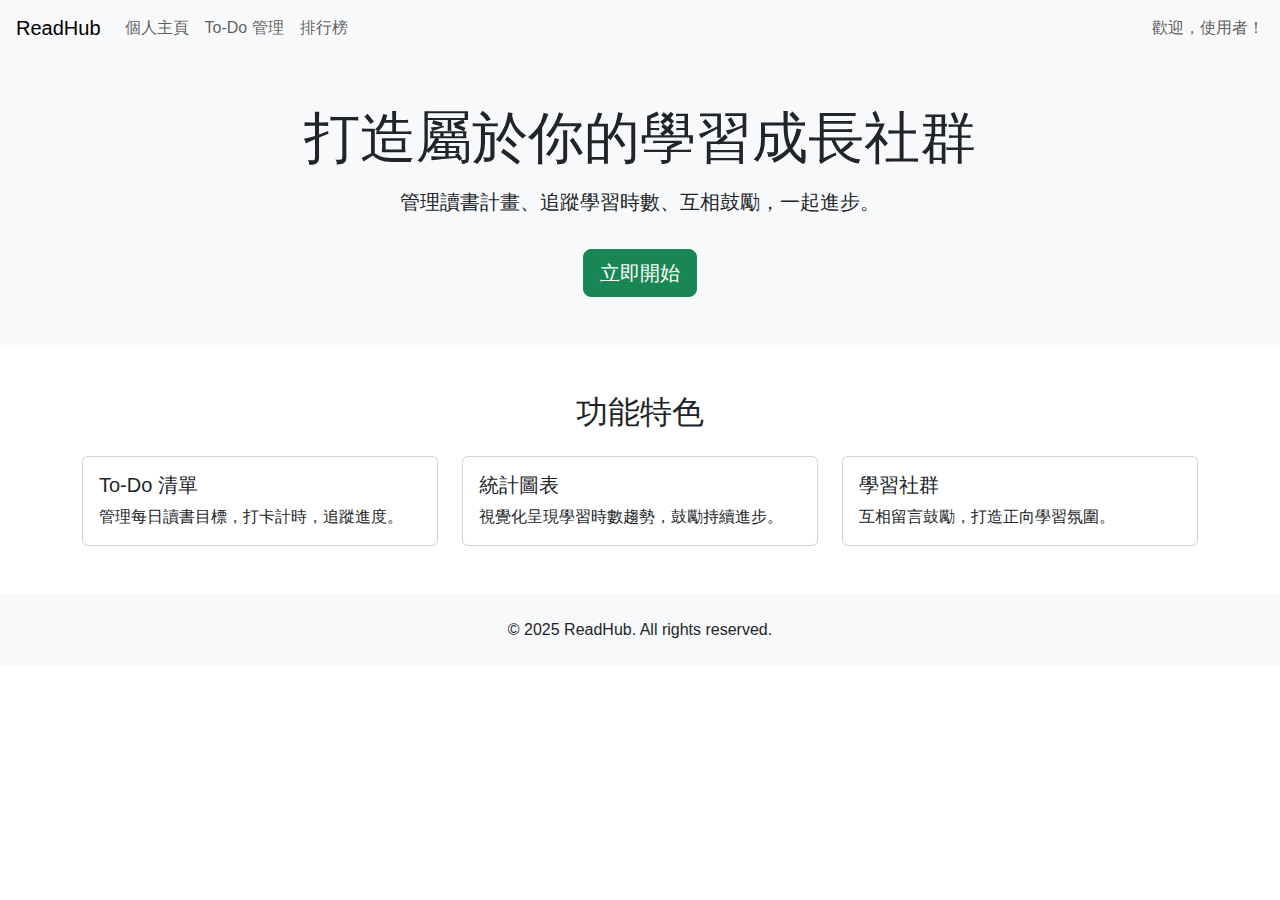
<file: Final Project/index.html>
<!DOCTYPE html>
<html lang="zh-Hant">
<head>
  <meta charset="UTF-8">
  <meta name="viewport" content="width=device-width, initial-scale=1.0">
  <title>ReadHub 首頁</title>
  <link href="https://cdn.jsdelivr.net/npm/bootstrap@5.3.3/dist/css/bootstrap.min.css" rel="stylesheet">
  <link rel="stylesheet" href="styles/main.css">
</head>
<body>
  <!-- 導覽列載入容器 -->
  <div id="navbar-container"></div>
  <script>
    fetch('navbar.html')
      .then(res => res.text())
      .then(html => {
        document.getElementById('navbar-container').innerHTML = html;
      });
  </script>

  <header class="py-5 bg-light text-center">
    <div class="container">
      <h1 class="display-4">打造屬於你的學習成長社群</h1>
      <p class="lead mt-3">管理讀書計畫、追蹤學習時數、互相鼓勵，一起進步。</p>
      <a href="register.html" class="btn btn-success btn-lg mt-3">立即開始</a>
    </div>
  </header>

  <section class="py-5">
    <div class="container">
      <h2 class="mb-4 text-center">功能特色</h2>
      <div class="row g-4">
  
        <div class="col-md-4">
          <a href="todo.html" class="text-decoration-none text-dark">
            <div class="card h-100">
              <div class="card-body">
                <h5 class="card-title">To-Do 清單</h5>
                <p class="card-text">管理每日讀書目標，打卡計時，追蹤進度。</p>
              </div>
            </div>
          </a>
        </div>
  
        <div class="col-md-4">
          <a href="dashboard.html#chart" class="text-decoration-none text-dark">
            <div class="card h-100">
              <div class="card-body">
                <h5 class="card-title">統計圖表</h5>
                <p class="card-text">視覺化呈現學習時數趨勢，鼓勵持續進步。</p>
              </div>
            </div>
          </a>
        </div>
  
        <div class="col-md-4">
          <a href="dashboard.html#comment" class="text-decoration-none text-dark">
            <div class="card h-100">
              <div class="card-body">
                <h5 class="card-title">學習社群</h5>
                <p class="card-text">互相留言鼓勵，打造正向學習氛圍。</p>
              </div>
            </div>
          </a>
        </div>
  
      </div>
    </div>
  </section>
  

  <footer class="py-4 bg-light text-center">
    <div class="container">
      <p class="mb-0">&copy; 2025 ReadHub. All rights reserved.</p>
    </div>
  </footer>

  <script src="https://cdn.jsdelivr.net/npm/bootstrap@5.3.3/dist/js/bootstrap.bundle.min.js"></script>
</body>
</html>
</file>
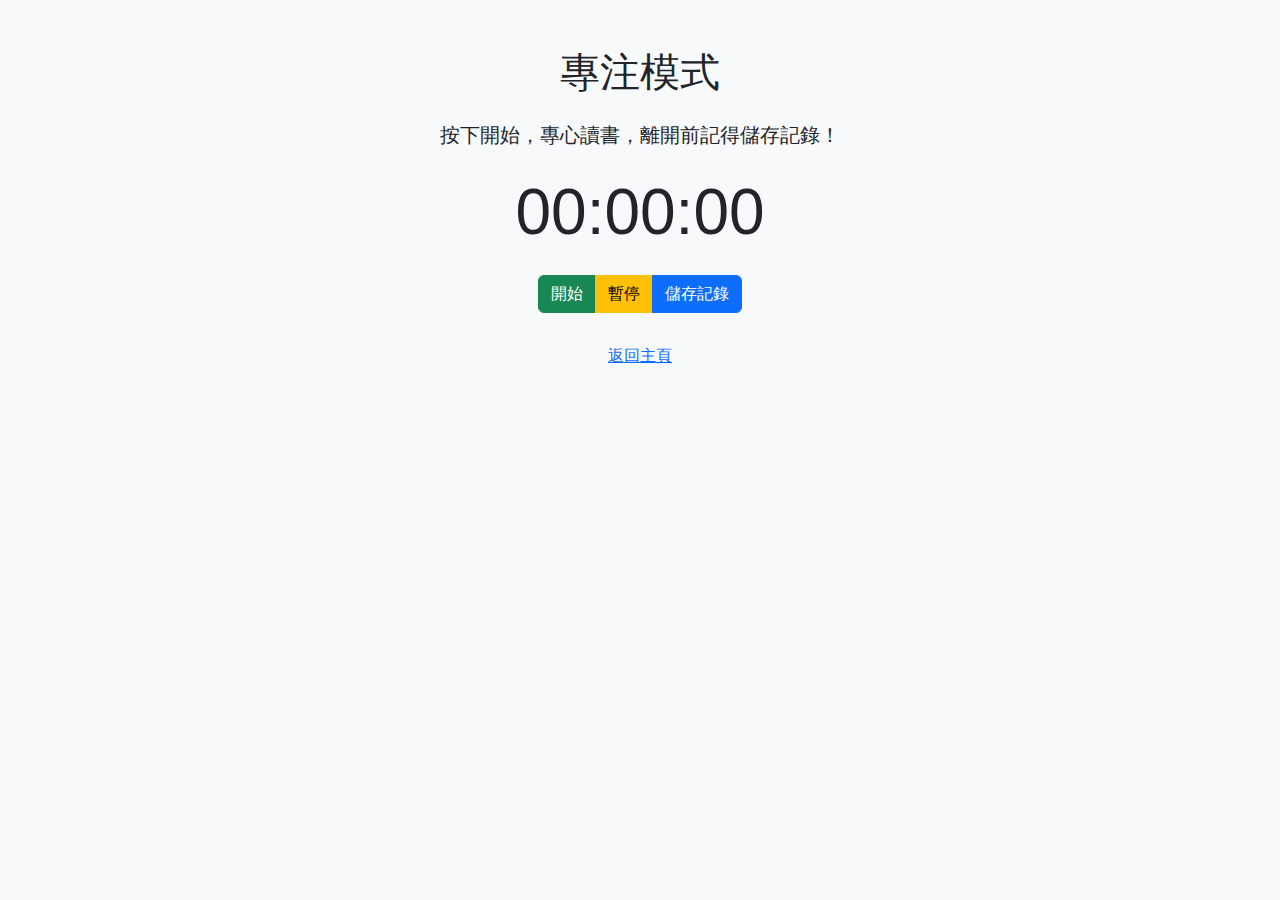
<file: Final Project/focus.html>
<!DOCTYPE html>
<html lang="zh-Hant">
<head>
  <meta charset="UTF-8">
  <meta name="viewport" content="width=device-width, initial-scale=1.0">
  <title>專注模式 - ReadHub</title>
  <link href="https://cdn.jsdelivr.net/npm/bootstrap@5.3.3/dist/css/bootstrap.min.css" rel="stylesheet">
  <link rel="stylesheet" href="styles/main.css">
</head>
<body class="bg-light text-center">
  <div class="container py-5">
    <h1 class="mb-4">專注模式</h1>
    <p class="lead">按下開始，專心讀書，離開前記得儲存記錄！</p>

    <div class="display-3 my-4" id="focusTimer">00:00:00</div>

    <div class="btn-group">
      <button id="startBtn" class="btn btn-success">開始</button>
      <button id="pauseBtn" class="btn btn-warning">暫停</button>
      <button id="endBtn" class="btn btn-primary">儲存記錄</button>
    </div>

    <div class="mt-4">
      <a href="dashboard.html" class="btn btn-link">返回主頁</a>
    </div>
  </div>

  <script>
    let timer = null;
    let seconds = 0;
    const display = document.getElementById('focusTimer');
    const startBtn = document.getElementById('startBtn');
    const pauseBtn = document.getElementById('pauseBtn');
    const endBtn = document.getElementById('endBtn');

    function updateDisplay() {
      const hrs = String(Math.floor(seconds / 3600)).padStart(2, '0');
      const mins = String(Math.floor((seconds % 3600) / 60)).padStart(2, '0');
      const secs = String(seconds % 60).padStart(2, '0');
      display.textContent = `${hrs}:${mins}:${secs}`;
    }

    startBtn.onclick = () => {
      if (timer) return;
      timer = setInterval(() => {
        seconds++;
        updateDisplay();
      }, 1000);
    };

    pauseBtn.onclick = () => {
      clearInterval(timer);
      timer = null;
    };

    endBtn.onclick = () => {
      clearInterval(timer);
      timer = null;
      // 讀取目前的已累積時間（秒）
      const prev = parseInt(localStorage.getItem('studySeconds') || '0');
      localStorage.setItem('studySeconds', prev + seconds);
      alert("本次學習時間已儲存！");
      seconds = 0;
      updateDisplay();
    };

    updateDisplay();
  </script>
</body>
</html>
</file>
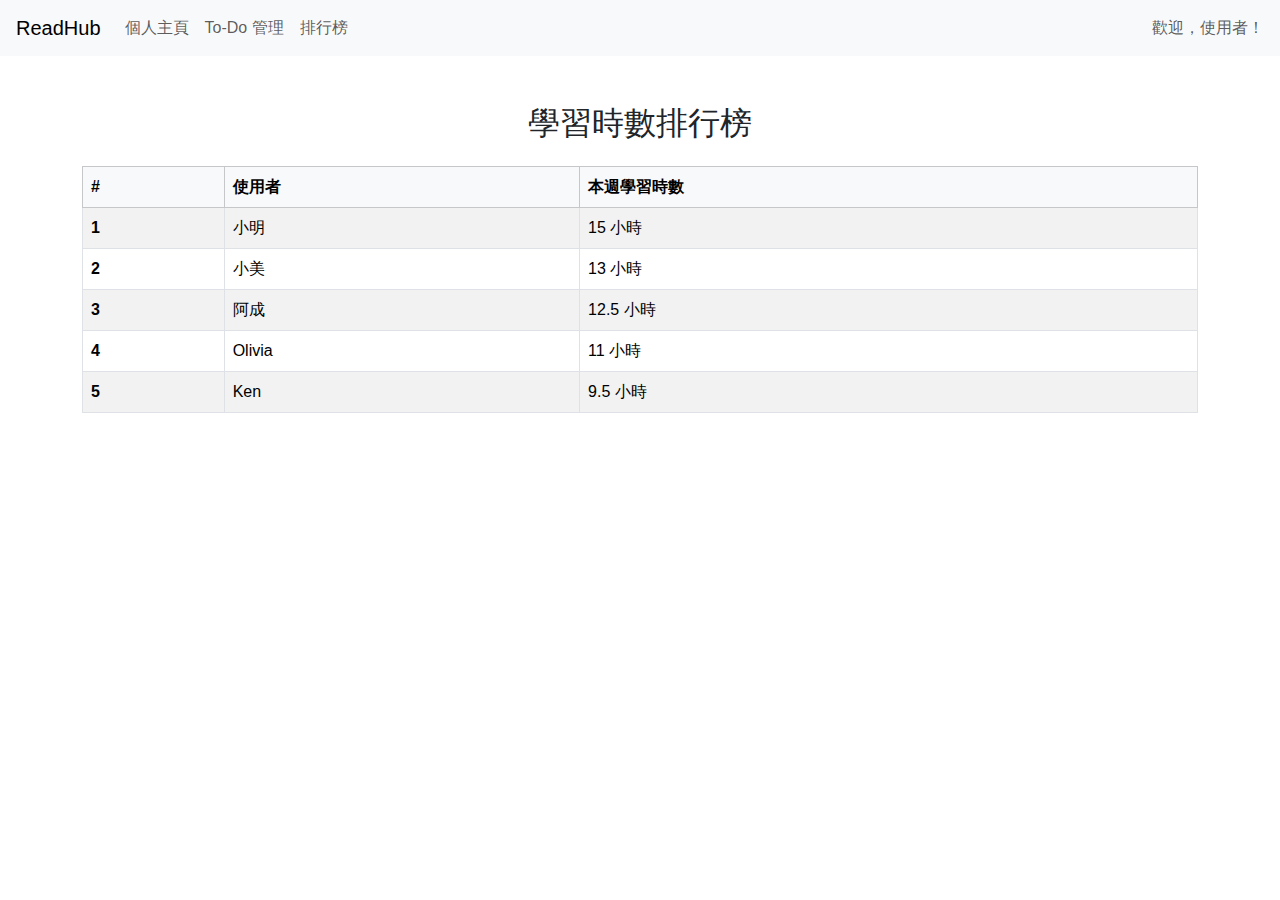
<file: Final Project/leaderboard.html>
<!DOCTYPE html>
<html lang="zh-Hant">
<head>
  <meta charset="UTF-8">
  <meta name="viewport" content="width=device-width, initial-scale=1.0">
  <title>排行榜 - ReadHub</title>
  <link href="https://cdn.jsdelivr.net/npm/bootstrap@5.3.3/dist/css/bootstrap.min.css" rel="stylesheet">
  <link rel="stylesheet" href="styles/main.css">
</head>
<body>
    <div id="navbar-container"></div>
        <script>
        fetch('navbar.html')
            .then(res => res.text())
            .then(html => {
            document.getElementById('navbar-container').innerHTML = html;
            });
        </script>
      
  <div class="container my-5">
    <h2 class="mb-4 text-center">學習時數排行榜</h2>

    <!-- 排行榜區塊 -->
    <div class="table-responsive">
      <table class="table table-striped table-bordered">
        <thead class="table-light">
          <tr>
            <th scope="col">#</th>
            <th scope="col">使用者</th>
            <th scope="col">本週學習時數</th>
          </tr>
        </thead>
        <tbody id="leaderboardBody">
          <!-- 動態資料產生 -->
        </tbody>
      </table>
    </div>
  </div>

  <script>
    const leaderboardData = [
      { name: '小明', hours: 15 },
      { name: '小美', hours: 13 },
      { name: '阿成', hours: 12.5 },
      { name: 'Olivia', hours: 11 },
      { name: 'Ken', hours: 9.5 }
    ];

    const tbody = document.getElementById('leaderboardBody');

    leaderboardData.forEach((user, index) => {
      const tr = document.createElement('tr');

      const rank = document.createElement('th');
      rank.scope = 'row';
      rank.textContent = index + 1;

      const name = document.createElement('td');
      name.textContent = user.name;

      const hours = document.createElement('td');
      hours.textContent = user.hours + ' 小時';

      tr.appendChild(rank);
      tr.appendChild(name);
      tr.appendChild(hours);

      tbody.appendChild(tr);
    });
  </script>

  <script src="https://cdn.jsdelivr.net/npm/bootstrap@5.3.3/dist/js/bootstrap.bundle.min.js"></script>
</body>
</html>
</file>
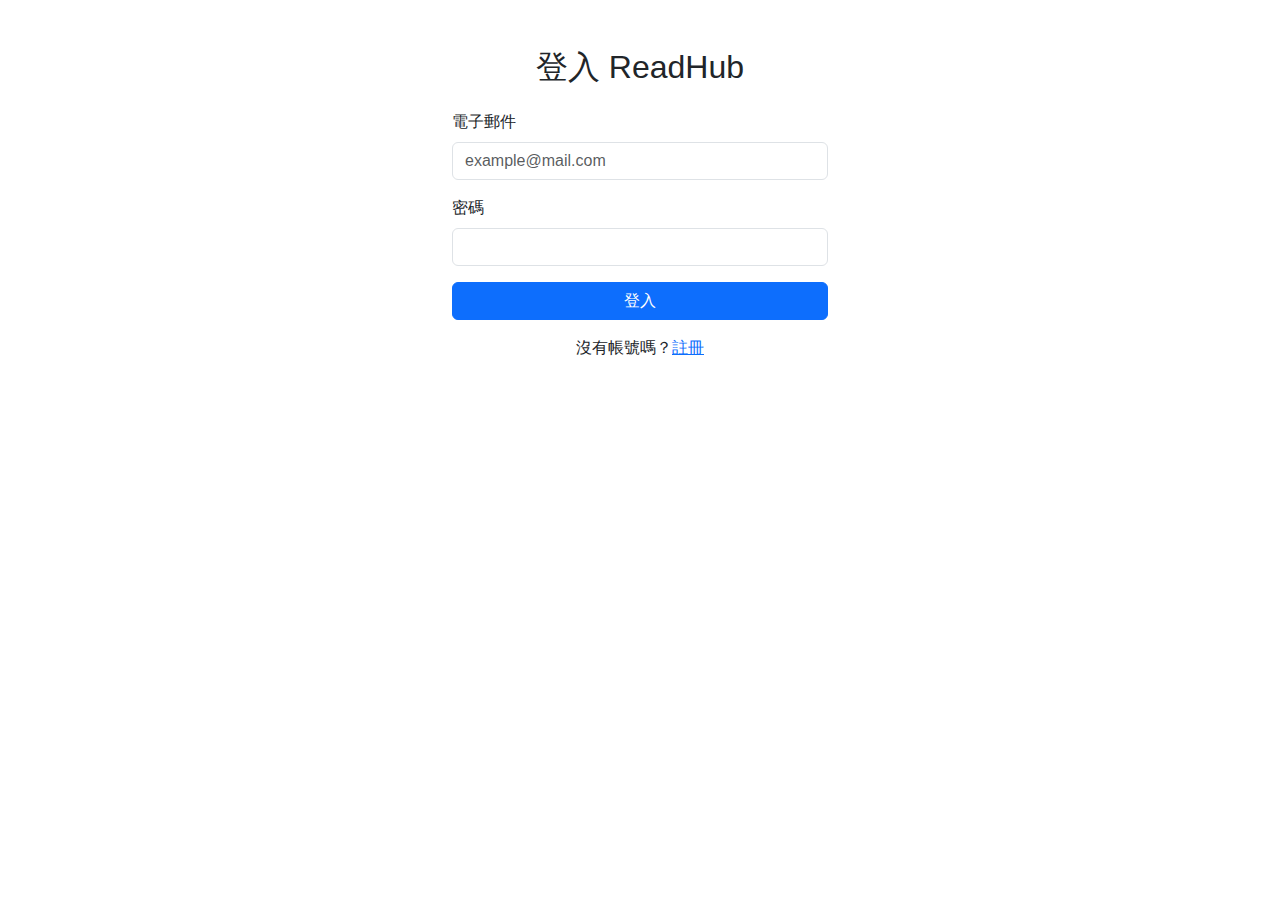
<file: Final Project/login.html>
<!DOCTYPE html>
<html lang="zh-Hant">
<head>
  <meta charset="UTF-8">
  <meta name="viewport" content="width=device-width, initial-scale=1.0">
  <title>登入 - ReadHub</title>
  <link href="https://cdn.jsdelivr.net/npm/bootstrap@5.3.3/dist/css/bootstrap.min.css" rel="stylesheet">
  <link rel="stylesheet" href="styles/main.css">
</head>
<body>
  <div class="container mt-5" style="max-width: 400px;">
    <h2 class="text-center mb-4">登入 ReadHub</h2>
    <form id="loginForm">
      <div class="mb-3">
        <label for="email" class="form-label">電子郵件</label>
        <input type="email" class="form-control" id="email" placeholder="example@mail.com" required>
      </div>
      <div class="mb-3">
        <label for="password" class="form-label">密碼</label>
        <input type="password" class="form-control" id="password" required>
      </div>
      <div class="d-grid">
        <button type="submit" class="btn btn-primary">登入</button>
      </div>
    </form>
    <p class="text-center mt-3">
      沒有帳號嗎？<a href="register.html">註冊</a>
    </p>
  </div>

  <script>
    document.getElementById('loginForm').addEventListener('submit', function (e) {
      e.preventDefault();
      const email = document.getElementById('email').value;
      const password = document.getElementById('password').value;

      // TODO: 呼叫後端 API 進行登入驗證
      console.log('登入資料:', { email, password });
      alert('模擬登入成功！');
    });
  </script>

  <script src="https://cdn.jsdelivr.net/npm/bootstrap@5.3.3/dist/js/bootstrap.bundle.min.js"></script>
</body>
</html>
</file>
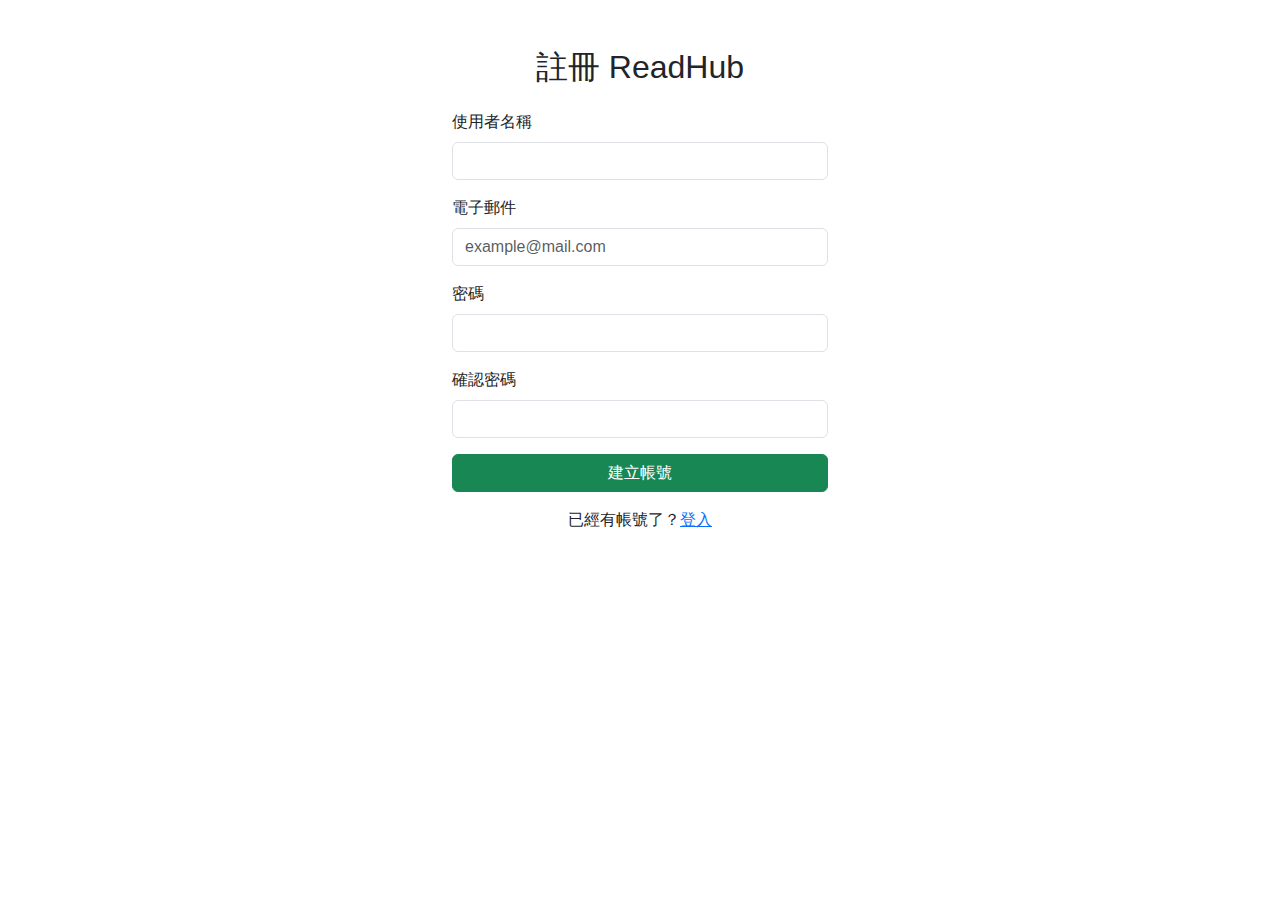
<file: Final Project/register.html>
<!DOCTYPE html>
<html lang="zh-Hant">
<head>
  <meta charset="UTF-8">
  <meta name="viewport" content="width=device-width, initial-scale=1.0">
  <title>註冊 - ReadHub</title>
  <link href="https://cdn.jsdelivr.net/npm/bootstrap@5.3.3/dist/css/bootstrap.min.css" rel="stylesheet">
  <link rel="stylesheet" href="styles/main.css">
</head>
<body>
  <div class="container mt-5" style="max-width: 400px;">
    <h2 class="text-center mb-4">註冊 ReadHub</h2>
    <form id="registerForm">
      <div class="mb-3">
        <label for="username" class="form-label">使用者名稱</label>
        <input type="text" class="form-control" id="username" required>
      </div>
      <div class="mb-3">
        <label for="email" class="form-label">電子郵件</label>
        <input type="email" class="form-control" id="email" placeholder="example@mail.com" required>
      </div>
      <div class="mb-3">
        <label for="password" class="form-label">密碼</label>
        <input type="password" class="form-control" id="password" required>
      </div>
      <div class="mb-3">
        <label for="confirmPassword" class="form-label">確認密碼</label>
        <input type="password" class="form-control" id="confirmPassword" required>
      </div>
      <div class="d-grid">
        <button type="submit" class="btn btn-success">建立帳號</button>
      </div>
    </form>
    <p class="text-center mt-3">
      已經有帳號了？<a href="login.html">登入</a>
    </p>
  </div>

  <script>
    document.getElementById('registerForm').addEventListener('submit', function (e) {
      e.preventDefault();
      const username = document.getElementById('username').value;
      const email = document.getElementById('email').value;
      const password = document.getElementById('password').value;
      const confirmPassword = document.getElementById('confirmPassword').value;

      if (password !== confirmPassword) {
        alert('兩次密碼輸入不一致');
        return;
      }

      // TODO: 呼叫後端 API 註冊新用戶
      console.log('註冊資料:', { username, email, password });
      alert('模擬註冊成功！');
    });
  </script>

  <script src="https://cdn.jsdelivr.net/npm/bootstrap@5.3.3/dist/js/bootstrap.bundle.min.js"></script>
</body>
</html>
</file>
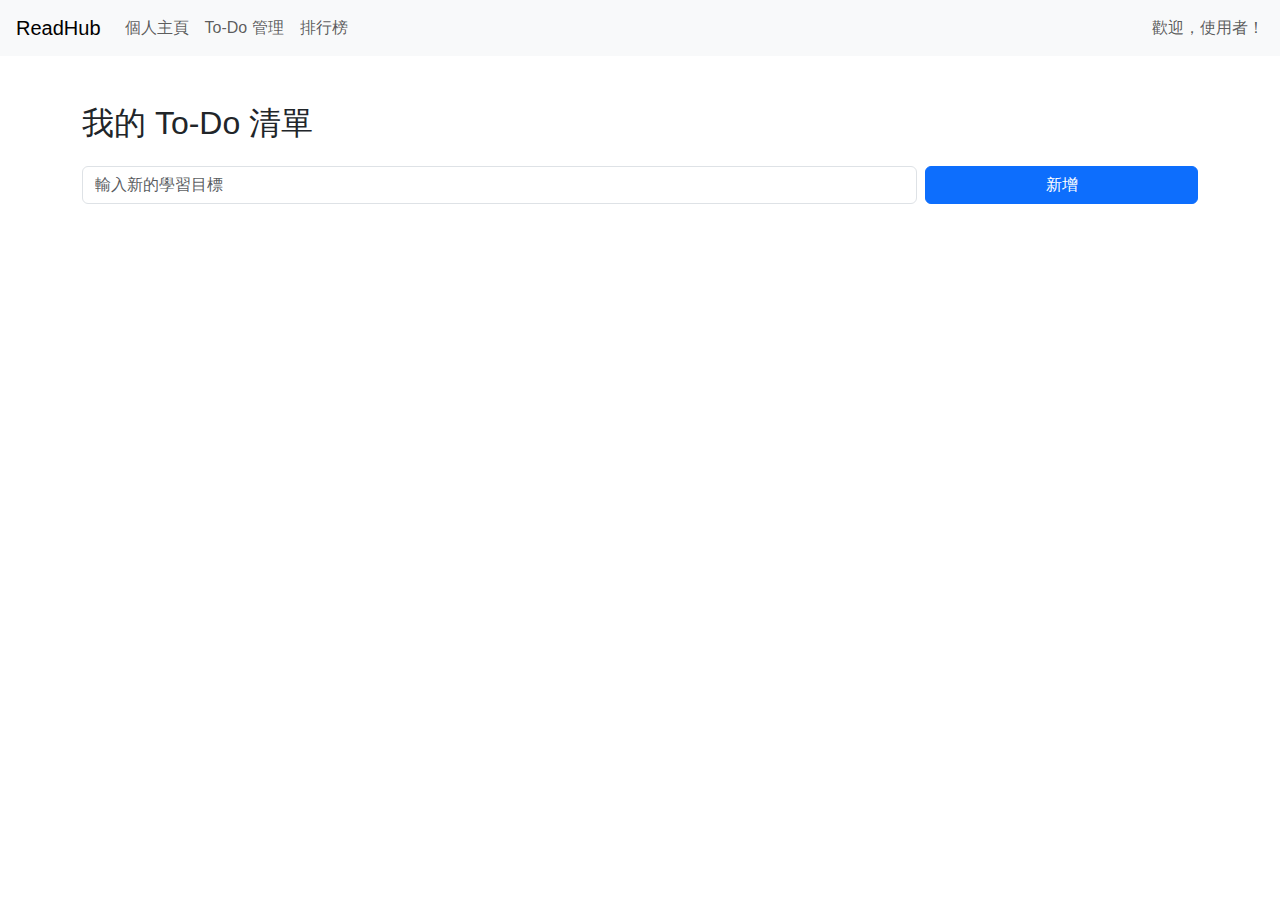
<file: Final Project/todo.html>
<!DOCTYPE html>
<html lang="zh-Hant">
<head>
  <meta charset="UTF-8">
  <meta name="viewport" content="width=device-width, initial-scale=1.0">
  <title>To-Do 管理 - ReadHub</title>
  <link href="https://cdn.jsdelivr.net/npm/bootstrap@5.3.3/dist/css/bootstrap.min.css" rel="stylesheet">
  <link rel="stylesheet" href="styles/main.css">
</head>
<body>
    <div id="navbar-container"></div>
        <script>
        fetch('navbar.html')
            .then(res => res.text())
            .then(html => {
            document.getElementById('navbar-container').innerHTML = html;
            });
        </script>


  <div class="container my-5">
    <h2 class="mb-4">我的 To-Do 清單</h2>

    <!-- 新增 To-Do -->
    <form id="addTodoForm" class="row g-2 mb-4">
      <div class="col-md-9">
        <input type="text" id="newTodo" class="form-control" placeholder="輸入新的學習目標" required>
      </div>
      <div class="col-md-3 d-grid">
        <button type="submit" class="btn btn-primary">新增</button>
      </div>
    </form>

    <!-- 清單項目 -->
    <ul class="list-group" id="todoList">
      <!-- 動態新增項目 -->
    </ul>
  </div>

  <script>
    const todoList = document.getElementById('todoList');
    const addTodoForm = document.getElementById('addTodoForm');
    const newTodoInput = document.getElementById('newTodo');

    // 模擬 To-Do 清單資料
    let todos = [];

    function renderTodos() {
      todoList.innerHTML = '';
      todos.forEach((todo, index) => {
        const li = document.createElement('li');
        li.className = 'list-group-item d-flex justify-content-between align-items-center';

        const task = document.createElement('span');
        task.textContent = todo.text;

        const btnGroup = document.createElement('div');
        btnGroup.className = 'btn-group btn-group-sm';

        const startBtn = document.createElement('button');
        startBtn.className = 'btn btn-outline-success';
        startBtn.textContent = todo.running ? '暫停' : '開始';
        startBtn.onclick = () => toggleTimer(index);

        const deleteBtn = document.createElement('button');
        deleteBtn.className = 'btn btn-outline-danger';
        deleteBtn.textContent = '刪除';
        deleteBtn.onclick = () => deleteTodo(index);

        btnGroup.appendChild(startBtn);
        btnGroup.appendChild(deleteBtn);
        li.appendChild(task);
        li.appendChild(btnGroup);
        todoList.appendChild(li);
      });
    }

    function toggleTimer(index) {
      todos[index].running = !todos[index].running;
      renderTodos();
      // TODO: 加入計時邏輯與後端同步
    }

    function deleteTodo(index) {
      todos.splice(index, 1);
      renderTodos();
    }

    addTodoForm.addEventListener('submit', e => {
      e.preventDefault();
      const text = newTodoInput.value.trim();
      if (text) {
        todos.push({ text, running: false });
        newTodoInput.value = '';
        renderTodos();
      }
    });

    renderTodos();
  </script>

  <script src="https://cdn.jsdelivr.net/npm/bootstrap@5.3.3/dist/js/bootstrap.bundle.min.js"></script>
</body>
</html>
</file>
<file: Final Project/styles/main.css>
body {
  font-family: 'Segoe UI', sans-serif;
}

.card:hover {
  box-shadow: 0 0 15px rgba(0, 0, 0, 0.1);
  transition: 0.2s ease-in-out;
}
</file>
